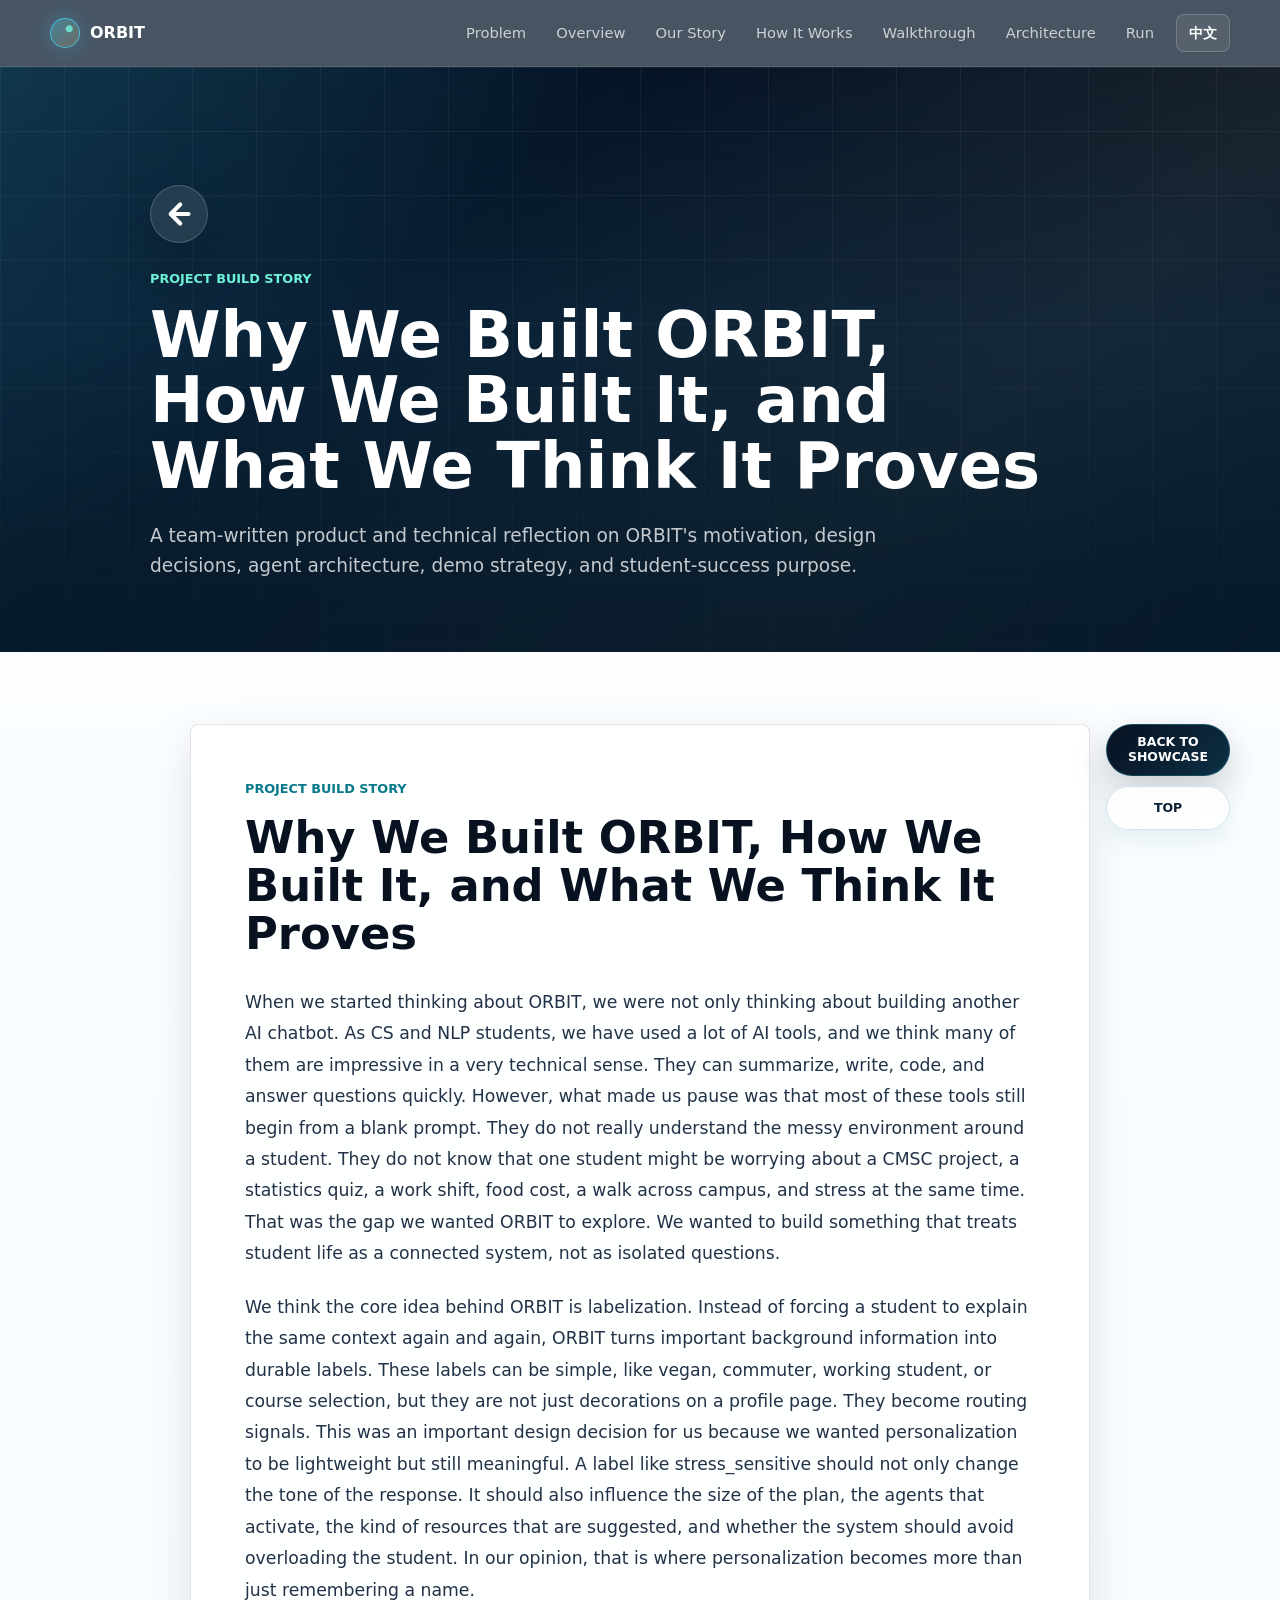
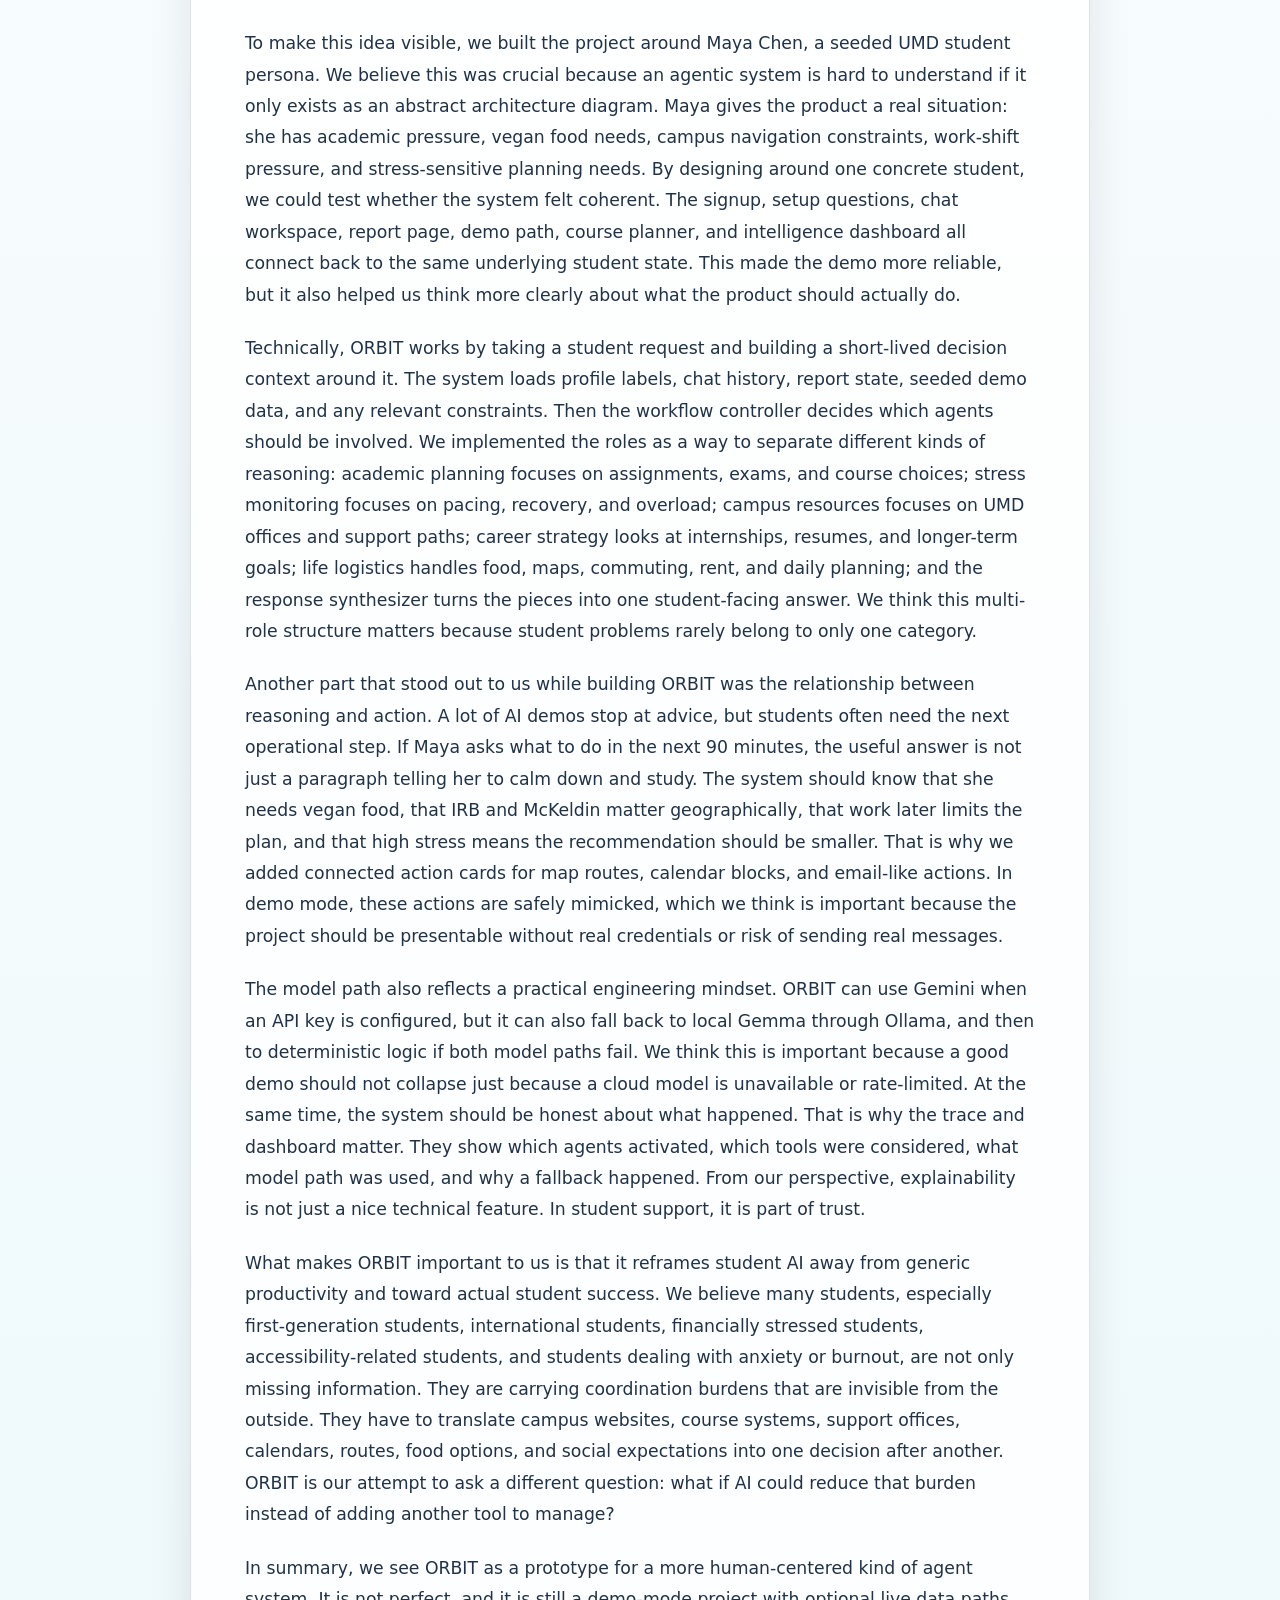
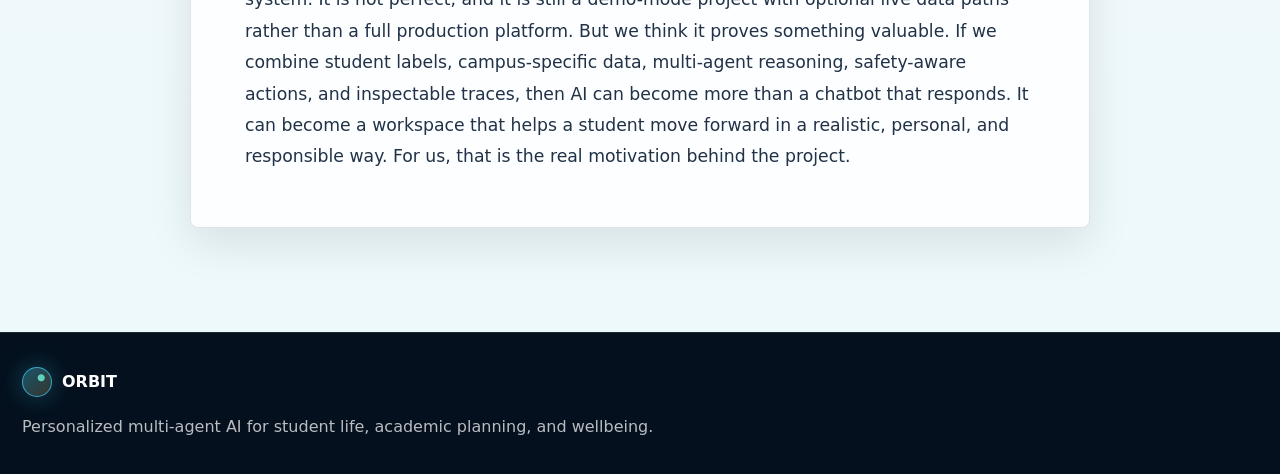
<file: showcase/story.html>
<!DOCTYPE html>
<html lang="en">
<head>
  <meta charset="utf-8">
  <meta name="viewport" content="width=device-width, initial-scale=1">
  <meta name="description" content="The ORBIT project build story: why the team built ORBIT, how it works, and why personalized campus-aware student AI matters.">
  <title>ORBIT | Our Story</title>
  <link rel="stylesheet" href="styles.css">
</head>
<body data-language="en" class="story-page-body">
  <a class="skip-link" href="#main">Skip to content</a>

  <header class="site-header" data-header>
    <nav class="nav-shell" aria-label="Primary navigation">
      <a class="brand-mark" href="index.html#hero" aria-label="ORBIT home">
        <span class="brand-orb" aria-hidden="true"></span>
        <span>ORBIT</span>
      </a>
      <div class="nav-actions">
        <div class="nav-links" id="site-nav" data-nav-links>
          <a href="index.html#problem" data-i18n="nav.problem">Problem</a>
          <a href="index.html#overview" data-i18n="nav.overview">Overview</a>
          <a href="story.html" data-i18n="nav.story" data-story-link>Our Story</a>
          <a href="index.html#how" data-i18n="nav.how">How It Works</a>
          <a href="index.html#walkthrough" data-i18n="nav.walkthrough">Walkthrough</a>
          <a href="index.html#architecture" data-i18n="nav.architecture">Architecture</a>
          <a href="index.html#run" data-i18n="nav.run">Run</a>
        </div>
        <button class="language-toggle" type="button" aria-pressed="false" data-language-toggle>
          <span data-language-label>中文</span>
        </button>
      </div>
      <button class="nav-toggle" type="button" aria-expanded="false" aria-controls="site-nav" data-nav-toggle>
        <span></span>
        <span></span>
        <span></span>
        <span class="sr-only">Toggle navigation</span>
      </button>
    </nav>
  </header>

  <main id="main" class="story-main">
    <section class="story-hero section-dark">
      <div class="ambient-grid" aria-hidden="true"></div>
      <div class="story-hero-inner reveal">
        <a class="story-hero-back" href="index.html#story" data-story-link aria-label="Back to main page">
          <svg class="story-hero-back-icon" viewBox="0 0 64 64" aria-hidden="true" focusable="false">
            <path d="M34 16 18 32l16 16"></path>
            <path d="M20 32h28"></path>
          </svg>
        </a>
        <p class="eyebrow">Project Build Story</p>
        <h1 class="lang-en">Why We Built ORBIT, How We Built It, and What We Think It Proves</h1>
        <h1 class="lang-zh">我们为什么构建 ORBIT、如何实现它，以及它证明了什么</h1>
        <p class="story-deck lang-en">A team-written product and technical reflection on ORBIT's motivation, design decisions, agent architecture, demo strategy, and student-success purpose.</p>
        <p class="story-deck lang-zh">一篇团队视角的产品与技术反思，介绍 ORBIT 的动机、设计选择、智能体架构、demo 策略和学生成功目标。</p>
      </div>
    </section>

    <section class="section section-light story story-full" id="story" aria-labelledby="story-title">
      <div class="story-reading-shell">
        <article class="story-paper reveal">
          <p class="eyebrow lang-en">Project Build Story</p>
          <p class="eyebrow lang-zh">项目构建故事</p>
          <h2 id="story-title" class="lang-en">Why We Built ORBIT, How We Built It, and What We Think It Proves</h2>
          <h2 class="lang-zh">我们为什么构建 ORBIT、如何实现它，以及它证明了什么</h2>

          <div class="essay-text lang-en">
          <p>
            When we started thinking about ORBIT, we were not only thinking about building another AI chatbot. As CS and NLP students, we have used a lot of AI tools, and we think many of them are impressive in a very technical sense. They can summarize, write, code, and answer questions quickly. However, what made us pause was that most of these tools still begin from a blank prompt. They do not really understand the messy environment around a student. They do not know that one student might be worrying about a CMSC project, a statistics quiz, a work shift, food cost, a walk across campus, and stress at the same time. That was the gap we wanted ORBIT to explore. We wanted to build something that treats student life as a connected system, not as isolated questions.
          </p>
          <p>
            We think the core idea behind ORBIT is labelization. Instead of forcing a student to explain the same context again and again, ORBIT turns important background information into durable labels. These labels can be simple, like vegan, commuter, working student, or course selection, but they are not just decorations on a profile page. They become routing signals. This was an important design decision for us because we wanted personalization to be lightweight but still meaningful. A label like stress_sensitive should not only change the tone of the response. It should also influence the size of the plan, the agents that activate, the kind of resources that are suggested, and whether the system should avoid overloading the student. In our opinion, that is where personalization becomes more than just remembering a name.
          </p>
          <p>
            To make this idea visible, we built the project around Maya Chen, a seeded UMD student persona. We believe this was crucial because an agentic system is hard to understand if it only exists as an abstract architecture diagram. Maya gives the product a real situation: she has academic pressure, vegan food needs, campus navigation constraints, work-shift pressure, and stress-sensitive planning needs. By designing around one concrete student, we could test whether the system felt coherent. The signup, setup questions, chat workspace, report page, demo path, course planner, and intelligence dashboard all connect back to the same underlying student state. This made the demo more reliable, but it also helped us think more clearly about what the product should actually do.
          </p>
          <p>
            Technically, ORBIT works by taking a student request and building a short-lived decision context around it. The system loads profile labels, chat history, report state, seeded demo data, and any relevant constraints. Then the workflow controller decides which agents should be involved. We implemented the roles as a way to separate different kinds of reasoning: academic planning focuses on assignments, exams, and course choices; stress monitoring focuses on pacing, recovery, and overload; campus resources focuses on UMD offices and support paths; career strategy looks at internships, resumes, and longer-term goals; life logistics handles food, maps, commuting, rent, and daily planning; and the response synthesizer turns the pieces into one student-facing answer. We think this multi-role structure matters because student problems rarely belong to only one category.
          </p>
          <p>
            Another part that stood out to us while building ORBIT was the relationship between reasoning and action. A lot of AI demos stop at advice, but students often need the next operational step. If Maya asks what to do in the next 90 minutes, the useful answer is not just a paragraph telling her to calm down and study. The system should know that she needs vegan food, that IRB and McKeldin matter geographically, that work later limits the plan, and that high stress means the recommendation should be smaller. That is why we added connected action cards for map routes, calendar blocks, and email-like actions. In demo mode, these actions are safely mimicked, which we think is important because the project should be presentable without real credentials or risk of sending real messages.
          </p>
          <p>
            The model path also reflects a practical engineering mindset. ORBIT can use Gemini when an API key is configured, but it can also fall back to local Gemma through Ollama, and then to deterministic logic if both model paths fail. We think this is important because a good demo should not collapse just because a cloud model is unavailable or rate-limited. At the same time, the system should be honest about what happened. That is why the trace and dashboard matter. They show which agents activated, which tools were considered, what model path was used, and why a fallback happened. From our perspective, explainability is not just a nice technical feature. In student support, it is part of trust.
          </p>
          <p>
            What makes ORBIT important to us is that it reframes student AI away from generic productivity and toward actual student success. We believe many students, especially first-generation students, international students, financially stressed students, accessibility-related students, and students dealing with anxiety or burnout, are not only missing information. They are carrying coordination burdens that are invisible from the outside. They have to translate campus websites, course systems, support offices, calendars, routes, food options, and social expectations into one decision after another. ORBIT is our attempt to ask a different question: what if AI could reduce that burden instead of adding another tool to manage?
          </p>
          <p>
            In summary, we see ORBIT as a prototype for a more human-centered kind of agent system. It is not perfect, and it is still a demo-mode project with optional live data paths rather than a full production platform. But we think it proves something valuable. If we combine student labels, campus-specific data, multi-agent reasoning, safety-aware actions, and inspectable traces, then AI can become more than a chatbot that responds. It can become a workspace that helps a student move forward in a realistic, personal, and responsible way. For us, that is the real motivation behind the project.
          </p>
          </div>

          <div class="essay-text lang-zh" lang="zh-CN">
          <p>
            当我们开始构思 ORBIT 的时候，我们并不是单纯想再做一个 AI 聊天机器人。作为 CS 和 NLP 学生团队，我们平时接触过很多 AI 工具，它们在技术层面确实很强，可以总结、写作、写代码，也可以很快回答问题。但是我们一直觉得，大多数工具还是从一个空白 prompt 开始的。它们并不了解学生真实生活里的混乱状态。它们不知道一个学生可能同时在担心 CMSC 项目、统计考试、打工时间、食物预算、校园路线和压力管理。这就是我们想用 ORBIT 探索的空缺。我们想做的不是一个孤立回答问题的工具，而是一个把学生生活当作连接系统来理解的 AI 工作空间。
          </p>
          <p>
            我们认为 ORBIT 最核心的想法是 labelization，也就是把学生愿意分享的重要背景转化成长期可用的标签。比如 vegan、commuter、working student、course selection 这些标签看起来很简单，但它们不只是个人资料页上的装饰。它们会成为系统路由的信号。这个设计对我们来说很关键，因为我们希望个性化既轻量，又真正有作用。比如 stress_sensitive 这个标签不应该只改变回答语气，它也应该影响计划的大小、激活哪些 agent、推荐什么资源，以及系统是否应该避免给学生增加更多负担。在我们看来，这才是个性化从“记住名字”走向“理解处境”的地方。
          </p>
          <p>
            为了让这个想法更具体，我们围绕 Maya Chen 这个预置的 UMD 演示学生画像来设计项目。我们觉得这非常重要，因为智能体系统如果只停留在架构图里，其实很难被理解。Maya 给产品提供了一个真实情境：她有学业压力，有 vegan 食物需求，有校园导航限制，有打工安排，也需要更温和的压力管理。围绕一个具体学生来设计，让我们可以不断检查系统是否连贯。注册、setup 问题、聊天工作区、学生报告页面、UMD 演示路径、课程规划器和智能仪表盘都连接回同一个学生状态。这样不仅让 demo 更稳定，也让我们更清楚这个产品到底应该帮助学生做什么。
          </p>
          <p>
            从技术上看，ORBIT 会先接收学生请求，然后围绕这个请求构建一个临时决策上下文。系统会加载学生画像标签、聊天历史、报告状态、演示数据和相关限制。接着工作流控制器会决定哪些智能体需要参与。我们把智能体角色拆开，是为了让不同类型的推理更清晰：学业规划智能体关注作业、考试和选课；压力监测智能体关注节奏、恢复和过载；校园资源智能体关注 UMD 办公室和支持路径；职业策略智能体关注实习、简历和长期目标；生活后勤智能体处理食物、地图、通勤、租房和日常安排；回答综合智能体再把这些结果整理成学生能直接读懂的回答。我们认为这种多角色结构很重要，因为学生问题很少只属于一个类别。
          </p>
          <p>
            在构建 ORBIT 的过程中，另一个让我们印象很深的点是推理和行动之间的关系。很多 AI demo 停留在建议层面，但学生真正需要的往往是下一步操作。如果 Maya 问未来 90 分钟应该做什么，有用的回答不应该只是让她冷静下来然后学习。系统应该知道她需要 vegan food，知道 IRB 和 McKeldin 的位置关系，知道她之后要打工，也知道高压力状态下计划应该更小。因此我们加入了地图路线、日历时间块和类似邮件操作的行动卡片。在 demo mode 下，这些动作会被安全地模拟。我们觉得这很重要，因为项目需要可以展示，但不能因为没有真实账号就无法运行，也不能冒险真的发送消息或修改日历。
          </p>
          <p>
            模型路径也体现了比较现实的工程思路。ORBIT 在配置 API key 时可以使用 Gemini，也可以通过 Ollama 回退到本地 Gemma，如果模型路径都失败，还可以使用确定性逻辑保证 demo 仍然可用。我们认为这一点很关键，因为一个好的 demo 不应该因为云端模型不可用或 rate limit 就完全崩掉。同时，系统也应该诚实地告诉用户发生了什么。所以 trace 和 dashboard 很重要，它们展示了哪些智能体被激活、哪些工具被考虑、使用了什么模型路径、为什么发生 fallback。对我们来说，可解释性不是一个额外的技术亮点。在学生支持场景里，它本身就是信任的一部分。
          </p>
          <p>
            ORBIT 对我们最重要的意义，是它把学生 AI 从泛泛的效率工具转向真正的学生成功支持。我们相信很多学生，尤其是第一代大学生、国际学生、经济压力较大的学生、有无障碍相关需求的学生，以及正在经历焦虑或 burnout 的学生，并不只是缺少信息。他们承受的是一种外人很难看到的协调负担。他们要把校园网站、课程系统、支持办公室、日历、路线、食物选择和隐性的社交期待，不断翻译成一个又一个具体决定。ORBIT 其实是在问另一个问题：AI 能不能减少这种负担，而不是再变成一个需要管理的新工具？
          </p>
          <p>
            总结来说，我们把 ORBIT 看成一种更以人为中心的智能体系统原型。它还不是完美产品，也仍然是一个以 demo mode 为主、live data path 可选的项目。但是我们认为它证明了一件有价值的事情：如果我们把学生标签、校园特定数据、多智能体推理、安全感知行动和可检查 traces 结合起来，AI 就不只是一个会回答的聊天机器人。它可以成为一个帮助学生在现实生活里继续往前走的工作空间，而且这个帮助是个人化的、校园感知的、可解释的，也是更负责任的。这就是我们做这个项目最核心的动机。
          </p>
          </div>
        </article>

        <aside class="story-side-rail" aria-label="Story navigation">
          <a class="story-side-button" href="index.html#story" data-story-link>
            <span class="lang-en">Back to Showcase</span>
            <span class="lang-zh">返回展示页</span>
          </a>
          <button class="story-side-button" type="button" data-back-to-top>
            <span class="lang-en">Top</span>
            <span class="lang-zh">顶部</span>
          </button>
        </aside>
      </div>
    </section>


  </main>

  <footer class="site-footer">
    <div>
      <a class="brand-mark" href="index.html#hero" aria-label="Back to ORBIT home">
        <span class="brand-orb" aria-hidden="true"></span>
        <span>ORBIT</span>
      </a>
      <p>Personalized multi-agent AI for student life, academic planning, and wellbeing.</p>
    </div>
  </footer>

  <script src="script.js"></script>
</body>
</html>
</file>
<file: showcase/styles.css>
:root {
  color-scheme: light;
  --ink: #07111f;
  --ink-2: #213247;
  --muted: #5c6b7d;
  --line: rgba(11, 27, 48, 0.12);
  --line-strong: rgba(11, 27, 48, 0.2);
  --paper: #f7fbff;
  --paper-2: #edf7fb;
  --white: #ffffff;
  --navy: #061426;
  --navy-2: #0a2136;
  --navy-3: #0d2c43;
  --cyan: #42d7ff;
  --cyan-2: #6ff4da;
  --green: #7ddc8f;
  --amber: #ffc96b;
  --rose: #ff7a90;
  --shadow: 0 24px 70px rgba(7, 17, 31, 0.18);
  --shadow-soft: 0 16px 44px rgba(7, 17, 31, 0.1);
  --radius: 8px;
  --max: 1180px;
  --ease: cubic-bezier(0.2, 0.8, 0.2, 1);
}

* {
  box-sizing: border-box;
}

html {
  scroll-behavior: smooth;
  background: var(--navy);
}

body {
  margin: 0;
  font-family: Inter, ui-sans-serif, system-ui, -apple-system, BlinkMacSystemFont, "Segoe UI", Arial, sans-serif;
  font-size: 16px;
  line-height: 1.6;
  letter-spacing: 0;
  color: var(--ink);
  background: var(--paper);
  overflow-x: hidden;
}

body.lightbox-open {
  overflow: hidden;
}

img,
iframe {
  max-width: 100%;
  display: block;
}

img {
  height: auto;
}

a {
  color: inherit;
  text-decoration: none;
}

p,
h1,
h2,
h3,
h4,
dd,
li,
figcaption {
  overflow-wrap: break-word;
}

button {
  font: inherit;
}

::selection {
  color: var(--navy);
  background: var(--cyan);
}

.sr-only,
.skip-link {
  position: absolute;
  width: 1px;
  height: 1px;
  padding: 0;
  margin: -1px;
  overflow: hidden;
  clip: rect(0, 0, 0, 0);
  white-space: nowrap;
  border: 0;
}

.skip-link:focus {
  z-index: 1000;
  top: 14px;
  left: 14px;
  width: auto;
  height: auto;
  margin: 0;
  padding: 10px 14px;
  clip: auto;
  color: var(--white);
  background: var(--navy);
  border: 1px solid rgba(255, 255, 255, 0.25);
  border-radius: var(--radius);
}

.site-header {
  position: sticky;
  top: 0;
  z-index: 100;
  padding: 12px 18px;
  background: rgba(6, 20, 38, 0.72);
  border-bottom: 1px solid rgba(255, 255, 255, 0.09);
  backdrop-filter: blur(18px);
}

.nav-shell {
  max-width: var(--max);
  margin: 0 auto;
  display: flex;
  align-items: center;
  justify-content: space-between;
  gap: 18px;
}

.brand-mark {
  display: inline-flex;
  align-items: center;
  gap: 10px;
  color: var(--white);
  font-weight: 800;
}

.brand-orb {
  width: 30px;
  height: 30px;
  border: 1px solid rgba(66, 215, 255, 0.7);
  border-radius: 50%;
  background:
    radial-gradient(circle at 65% 35%, rgba(111, 244, 218, 0.8) 0 3px, transparent 4px),
    linear-gradient(135deg, rgba(66, 215, 255, 0.35), rgba(255, 201, 107, 0.2));
  box-shadow: 0 0 24px rgba(66, 215, 255, 0.3);
}

.nav-actions,
.nav-links {
  display: flex;
  align-items: center;
}

.nav-actions {
  gap: 10px;
  min-width: 0;
}

.nav-links {
  gap: 6px;
}

.nav-links a {
  color: rgba(255, 255, 255, 0.72);
  font-size: 0.92rem;
  padding: 9px 12px;
  border-radius: var(--radius);
  transition: color 180ms var(--ease), background 180ms var(--ease);
}

.nav-links a:hover,
.nav-links a:focus-visible,
.nav-links a.active {
  color: var(--white);
  background: rgba(255, 255, 255, 0.1);
  outline: none;
}

.language-toggle {
  min-height: 38px;
  padding: 0 12px;
  color: var(--white);
  background: rgba(255, 255, 255, 0.08);
  border: 1px solid rgba(255, 255, 255, 0.18);
  border-radius: var(--radius);
  font-size: 0.86rem;
  font-weight: 900;
  cursor: pointer;
}

.language-toggle:hover,
.language-toggle:focus-visible {
  background: rgba(255, 255, 255, 0.14);
  outline: none;
}

body[data-language="en"] .lang-zh,
body[data-language="zh"] .lang-en {
  display: none !important;
}

.nav-toggle {
  display: none;
  width: 42px;
  height: 42px;
  align-items: center;
  justify-content: center;
  flex-direction: column;
  gap: 5px;
  border: 1px solid rgba(255, 255, 255, 0.18);
  color: var(--white);
  background: rgba(255, 255, 255, 0.08);
  border-radius: var(--radius);
}

.nav-toggle span:not(.sr-only) {
  width: 18px;
  height: 2px;
  background: currentColor;
  border-radius: 999px;
}

.section {
  position: relative;
  padding: 104px 22px;
}

.section-dark {
  color: var(--white);
  background:
    linear-gradient(180deg, var(--navy) 0%, var(--navy-2) 46%, #071a2a 100%);
}

.section-light {
  color: var(--ink);
  background:
    linear-gradient(180deg, #fbfdff 0%, var(--paper) 52%, var(--paper-2) 100%);
}

.section-heading {
  max-width: var(--max);
  margin: 0 auto 38px;
}

.section-heading h2,
.hero h1,
.hero-tagline,
.story-card h3,
.impact-card h3,
.persona h3,
.process-card h3,
.walkthrough-copy h3,
.layer-card h3,
.data-card h3,
.safety-card h3,
.tech-card h3,
.setup-card h3,
.code-panel h3,
.takeaway-card h3 {
  margin: 0;
  line-height: 1.05;
  letter-spacing: 0;
}

.section-heading h2 {
  max-width: 900px;
  font-size: 3rem;
}

.section-heading p {
  max-width: 820px;
  margin: 18px 0 0;
  color: inherit;
  opacity: 0.78;
  font-size: 1.08rem;
}

.eyebrow {
  margin: 0 0 14px;
  color: var(--cyan-2);
  font-size: 0.8rem;
  font-weight: 800;
  text-transform: uppercase;
  letter-spacing: 0;
}

.section-light .eyebrow {
  color: #08788b;
}

.hero {
  min-height: 100vh;
  display: flex;
  align-items: center;
  padding: 96px 22px 80px;
  overflow: hidden;
}

.ambient-grid {
  position: absolute;
  inset: 0;
  pointer-events: none;
  background-image:
    linear-gradient(rgba(255, 255, 255, 0.055) 1px, transparent 1px),
    linear-gradient(90deg, rgba(255, 255, 255, 0.055) 1px, transparent 1px),
    linear-gradient(135deg, rgba(66, 215, 255, 0.18), transparent 34%, rgba(255, 201, 107, 0.08) 72%, transparent);
  background-size: 64px 64px, 64px 64px, cover;
  mask-image: linear-gradient(180deg, rgba(0, 0, 0, 1), rgba(0, 0, 0, 0.25) 88%);
}

.hero-content {
  position: relative;
  z-index: 1;
  width: min(100%, var(--max));
  margin: 0 auto;
  display: grid;
  grid-template-columns: minmax(0, 1fr) minmax(320px, 440px);
  gap: 64px;
  align-items: center;
}

.hero-copy {
  min-width: 0;
  max-width: 720px;
}

.hero h1 {
  font-size: 6.2rem;
  font-weight: 900;
}

.hero-tagline {
  margin: 12px 0 0;
  font-size: 2.05rem;
  font-weight: 800;
  color: #e8fbff;
}

.hero-value {
  margin: 24px 0 0;
  max-width: 680px;
  color: rgba(255, 255, 255, 0.74);
  font-size: 1.08rem;
}

.hero-actions {
  display: flex;
  flex-wrap: wrap;
  gap: 12px;
  margin-top: 32px;
}

.button,
.text-link {
  display: inline-flex;
  align-items: center;
  justify-content: center;
  min-height: 42px;
  border-radius: var(--radius);
  font-weight: 800;
}

.button {
  padding: 12px 17px;
  border: 1px solid transparent;
}

.button.primary {
  color: var(--navy);
  background: linear-gradient(135deg, var(--cyan), var(--cyan-2));
  box-shadow: 0 16px 40px rgba(66, 215, 255, 0.2);
}

.button.accent {
  color: var(--navy);
  background: linear-gradient(135deg, var(--amber), #fff1b5);
  box-shadow: 0 16px 40px rgba(255, 201, 107, 0.18);
}

.button.quiet {
  color: var(--ink);
  background: rgba(255, 255, 255, 0.74);
  border-color: var(--line);
}

.button.secondary {
  color: var(--white);
  background: rgba(255, 255, 255, 0.08);
  border-color: rgba(255, 255, 255, 0.18);
}

.text-link {
  color: #08788b;
  min-height: auto;
  border-bottom: 1px solid currentColor;
  border-radius: 0;
}

.section-dark .text-link {
  color: var(--cyan-2);
}

.signal-strip {
  display: grid;
  grid-template-columns: repeat(3, minmax(0, 1fr));
  gap: 1px;
  margin: 40px 0 0;
  padding: 1px;
  max-width: 820px;
  background: rgba(255, 255, 255, 0.12);
  border-radius: var(--radius);
  overflow: hidden;
}

.signal-strip div {
  min-width: 0;
  padding: 18px;
  background: rgba(255, 255, 255, 0.07);
}

.signal-strip dt {
  color: var(--cyan-2);
  font-size: 0.78rem;
  font-weight: 800;
  text-transform: uppercase;
}

.signal-strip dd {
  margin: 5px 0 0;
  color: rgba(255, 255, 255, 0.82);
  font-size: 0.94rem;
}

.repo-link-row {
  display: grid;
  grid-template-columns: repeat(3, minmax(0, 1fr));
  max-width: 820px;
  margin-top: 22px;
}

.repo-pill {
  display: inline-flex;
  align-items: center;
  gap: 9px;
  justify-self: start;
  min-height: 38px;
  padding: 9px 15px 9px 12px;
  color: #eaff7a;
  background:
    linear-gradient(135deg, rgba(5, 18, 33, 0.98), rgba(18, 26, 31, 0.95)),
    linear-gradient(90deg, rgba(234, 255, 122, 0.22), transparent 58%);
  border: 1px solid rgba(234, 255, 122, 0.76);
  border-radius: 999px;
  box-shadow:
    inset 0 0 0 1px rgba(255, 255, 255, 0.06),
    0 0 20px rgba(234, 255, 122, 0.24),
    0 14px 32px rgba(0, 0, 0, 0.22);
  font-size: 0.78rem;
  font-weight: 900;
  text-transform: uppercase;
}

.repo-pill::before {
  content: "</>";
  display: inline-flex;
  align-items: center;
  justify-content: center;
  min-width: 30px;
  height: 24px;
  color: #071121;
  background: #eaff7a;
  border-radius: 999px;
  font-size: 0.72rem;
  font-weight: 900;
}

.repo-pill:hover,
.repo-pill:focus-visible {
  color: var(--white);
  background: rgba(255, 255, 255, 0.1);
  border-color: rgba(111, 244, 218, 0.32);
  box-shadow: 0 10px 24px rgba(5, 18, 33, 0.16);
}

.repo-pill:hover::before,
.repo-pill:focus-visible::before {
  color: var(--white);
  background: rgba(255, 255, 255, 0.14);
}

.poster-frame {
  position: relative;
  margin: 0;
  padding: 12px;
  border: 1px solid rgba(255, 255, 255, 0.18);
  border-radius: var(--radius);
  background: rgba(255, 255, 255, 0.08);
  box-shadow: var(--shadow);
  backdrop-filter: blur(18px);
}

.poster-frame img {
  width: 100%;
  border-radius: 6px;
}

.poster-frame figcaption,
.media-card figcaption {
  color: inherit;
  opacity: 0.72;
  font-size: 0.88rem;
  margin-top: 10px;
}

.poster-glow {
  position: absolute;
  inset: -12px;
  border-radius: var(--radius);
  border: 1px solid rgba(66, 215, 255, 0.18);
  box-shadow: 0 0 60px rgba(66, 215, 255, 0.2);
  pointer-events: none;
}

.narrative-grid,
.impact-grid,
.process-grid,
.architecture-grid,
.data-grid,
.safety-grid,
.tech-grid,
.takeaway-grid,
.setup-grid {
  width: min(100%, var(--max));
  margin: 0 auto;
  display: grid;
  gap: 18px;
}

.narrative-grid,
.impact-grid,
.process-grid,
.safety-grid,
.takeaway-grid {
  grid-template-columns: repeat(3, minmax(0, 1fr));
}

.story-card,
.impact-card,
.process-card,
.layer-card,
.data-card,
.safety-card,
.tech-card,
.setup-card,
.code-panel,
.takeaway-card,
.persona-card,
.persona-detail {
  min-width: 0;
  border-radius: var(--radius);
}

.story-card,
.layer-card,
.data-card,
.tech-card,
.takeaway-card {
  padding: 24px;
  background: rgba(255, 255, 255, 0.76);
  border: 1px solid var(--line);
  box-shadow: var(--shadow-soft);
}

.story-card h3,
.impact-card h3,
.process-card h3,
.layer-card h3,
.data-card h3,
.safety-card h3,
.tech-card h3,
.setup-card h3,
.code-panel h3,
.takeaway-card h3 {
  font-size: 1.2rem;
}

.story-card p,
.impact-card p,
.process-card p,
.layer-card p,
.data-card p,
.safety-card p,
.tech-card p,
.setup-card p,
.takeaway-card p,
.persona-card p,
.persona-detail p {
  margin: 14px 0 0;
  color: var(--muted);
}

.card-kicker {
  display: inline-block;
  margin-bottom: 14px;
  color: #08788b;
  font-size: 0.78rem;
  font-weight: 800;
  text-transform: uppercase;
}

.comparison {
  width: min(100%, var(--max));
  margin: 28px auto 0;
  display: grid;
  grid-template-columns: repeat(2, minmax(0, 1fr));
  gap: 1px;
  padding: 1px;
  background: var(--line);
  border-radius: var(--radius);
  overflow: hidden;
  box-shadow: var(--shadow-soft);
}

.comparison > div {
  min-width: 0;
  padding: 26px;
  background: rgba(255, 255, 255, 0.84);
}

.comparison h3 {
  margin: 0 0 16px;
}

.check-list {
  list-style: none;
  padding: 0;
  margin: 0;
}

.check-list li {
  position: relative;
  padding-left: 22px;
  margin: 0 0 10px;
}

.check-list li::before {
  content: "";
  position: absolute;
  left: 0;
  top: 0.62em;
  width: 8px;
  height: 8px;
  border-radius: 50%;
  background: var(--cyan);
  box-shadow: 0 0 18px rgba(66, 215, 255, 0.55);
}

.check-list.muted li::before {
  background: var(--amber);
  box-shadow: none;
}

.impact-card,
.process-card,
.safety-card,
.setup-card,
.code-panel {
  padding: 24px;
  color: var(--white);
  background: rgba(255, 255, 255, 0.07);
  border: 1px solid rgba(255, 255, 255, 0.13);
  box-shadow: 0 18px 50px rgba(0, 0, 0, 0.14);
}

.impact-card p,
.process-card p,
.safety-card p,
.setup-card p {
  color: rgba(255, 255, 255, 0.72);
}

.importance-band,
.workflow-panel,
.persona-shell {
  width: min(100%, var(--max));
  margin: 28px auto 0;
  display: grid;
  grid-template-columns: 0.72fr 1fr;
  gap: 26px;
  align-items: start;
  padding: 28px 0;
  border-top: 1px solid rgba(255, 255, 255, 0.16);
  border-bottom: 1px solid rgba(255, 255, 255, 0.16);
}

.section-light .persona-shell {
  border-color: var(--line-strong);
}

.importance-band h3,
.workflow-panel h3,
.persona-detail h3 {
  margin: 0;
  font-size: 1.55rem;
}

.importance-band p,
.workflow-panel p {
  margin: 0;
  color: rgba(255, 255, 255, 0.76);
}

.persona-card,
.persona-detail {
  padding: 26px;
  background: rgba(255, 255, 255, 0.78);
  border: 1px solid var(--line);
}

.persona-card {
  position: relative;
}

.status-dot {
  display: inline-block;
  width: 10px;
  height: 10px;
  border-radius: 50%;
  margin-bottom: 14px;
  background: var(--green);
  box-shadow: 0 0 18px rgba(125, 220, 143, 0.5);
}

.persona-card h3 {
  font-size: 1.8rem;
}

.persona-email {
  color: #08788b;
  font-weight: 800;
}

.tag-cloud {
  display: flex;
  flex-wrap: wrap;
  gap: 8px;
  margin-top: 20px;
}

.tag-cloud span {
  max-width: 100%;
  padding: 7px 10px;
  color: #07485c;
  background: rgba(66, 215, 255, 0.15);
  border: 1px solid rgba(8, 120, 139, 0.16);
  border-radius: 999px;
  font-size: 0.82rem;
  font-weight: 800;
}

.story,
.story-preview {
  background:
    linear-gradient(180deg, #fbfdff 0%, #eef9fb 100%);
}

.story-preview {
  position: relative;
  background: #ffffff;
  padding-bottom: 0;
}

.story-paper.story-preview-paper {
  position: relative;
  width: min(100%, 960px);
  max-height: 620px;
  overflow: hidden;
  padding: 6px 0 112px;
  background: transparent;
  border: 0;
  border-radius: 0;
  box-shadow: none;
}

.story-paper.story-preview-paper > .eyebrow {
  max-width: 900px;
  margin-left: auto;
  margin-right: auto;
  font-size: 1.08rem;
  line-height: 1.2;
  opacity: 0.78;
}

.story-paper.story-preview-paper h2 {
  max-width: 900px;
  margin: 0 auto;
  color: #071121;
  font-size: clamp(2.15rem, 3.1vw, 3rem);
  line-height: 1.08;
  letter-spacing: 0;
}

.story-paper.story-preview-paper .essay-text {
  max-width: 900px;
  margin-top: 28px;
  margin-left: auto;
  margin-right: auto;
}

.story-paper.story-preview-paper .essay-text p {
  color: #09203b;
  font-size: 1.08rem;
  line-height: 1.82;
  margin-bottom: 18px;
}

.story-preview-fade {
  position: absolute;
  z-index: 2;
  left: -2px;
  right: -2px;
  bottom: 0;
  height: 188px;
  background:
    linear-gradient(180deg, rgba(255, 255, 255, 0) 0%, rgba(255, 255, 255, 0.72) 48%, #ffffff 82%);
  backdrop-filter: blur(1.5px);
  pointer-events: none;
}

.story-expand-link {
  position: absolute;
  z-index: 3;
  left: 50%;
  bottom: 28px;
  display: inline-flex;
  align-items: center;
  gap: 12px;
  min-height: 48px;
  padding: 8px 10px 8px 20px;
  color: #0b2036;
  background: rgba(255, 255, 255, 0.88);
  border: 1px solid rgba(8, 120, 139, 0.22);
  border-radius: 999px;
  box-shadow: 0 14px 38px rgba(8, 120, 139, 0.14);
  backdrop-filter: blur(16px);
  font-size: 0.82rem;
  font-weight: 900;
  text-transform: uppercase;
  transform: translateX(-50%);
}

.story-expand-link:hover,
.story-expand-link:focus-visible {
  color: #071121;
  border-color: rgba(8, 120, 139, 0.42);
  background: rgba(255, 255, 255, 0.98);
  box-shadow: 0 16px 44px rgba(8, 120, 139, 0.18);
  transform: translateX(-50%) translateY(-2px);
}

.story-expand-icon {
  position: relative;
  width: 32px;
  height: 32px;
  border-radius: 999px;
  background: rgba(8, 120, 139, 0.08);
  border: 1px solid rgba(8, 120, 139, 0.18);
}

.story-expand-icon::before {
  content: "";
  position: absolute;
  left: 50%;
  top: 45%;
  width: 9px;
  height: 9px;
  border-right: 2px solid var(--cyan-2);
  border-bottom: 2px solid var(--cyan-2);
  transform: translate(-50%, -50%) rotate(45deg);
}

.story-paper {
  width: min(100%, 900px);
  margin: 0 auto;
  padding: 54px;
  background: rgba(255, 255, 255, 0.82);
  border: 1px solid var(--line);
  border-radius: var(--radius);
  box-shadow: var(--shadow-soft);
}

.story-paper h2 {
  max-width: 760px;
  margin: 0 0 28px;
  color: var(--ink);
  font-size: 2.8rem;
  line-height: 1.08;
}

.essay-text p {
  margin: 0 0 22px;
  color: var(--ink-2);
  font-size: 1.08rem;
  line-height: 1.82;
}

.essay-text p:last-child {
  margin-bottom: 0;
}

.story-page-body {
  background: var(--paper);
}

.story-hero {
  position: relative;
  padding: 118px 22px 72px;
  overflow: hidden;
}

.story-hero-inner {
  position: relative;
  z-index: 1;
  width: min(100%, 980px);
  margin: 0 auto;
}

.story-hero-back {
  display: inline-flex;
  align-items: center;
  justify-content: center;
  width: 58px;
  height: 58px;
  margin-bottom: 26px;
  color: var(--white);
  background: rgba(255, 255, 255, 0.1);
  border: 1px solid rgba(255, 255, 255, 0.18);
  border-radius: 999px;
  box-shadow: 0 18px 44px rgba(0, 0, 0, 0.18);
  backdrop-filter: blur(14px);
}

.story-hero-back:hover,
.story-hero-back:focus-visible {
  color: #071121;
  background: var(--cyan-2);
  border-color: var(--cyan-2);
  transform: translateX(-3px);
}

.story-hero-back-icon {
  width: 38px;
  height: 38px;
  overflow: visible;
}

.story-hero-back-icon path {
  fill: none;
  stroke: currentColor;
  stroke-width: 7;
  stroke-linecap: round;
  stroke-linejoin: round;
}

.story-back {
  margin-bottom: 34px;
}

.story-hero h1 {
  max-width: 900px;
  margin: 0;
  color: var(--white);
  font-size: 4rem;
  line-height: 1.02;
}

.story-deck {
  max-width: 780px;
  margin: 22px 0 0;
  color: rgba(255, 255, 255, 0.76);
  font-size: 1.16rem;
}

.story-full {
  padding-top: 72px;
}

.story-reading-shell {
  width: min(100%, 1180px);
  margin: 0 auto;
  display: grid;
  grid-template-columns: minmax(0, 1fr) minmax(0, 900px) minmax(0, 1fr);
  gap: 0;
  align-items: start;
}

.story-reading-shell .story-paper {
  grid-column: 2;
  width: 100%;
  margin: 0;
}

.story-side-rail {
  position: sticky;
  grid-column: 3;
  grid-row: 1;
  justify-self: end;
  top: max(128px, calc(100vh - 216px));
  width: 124px;
  display: grid;
  gap: 10px;
}

.story-side-button {
  display: inline-flex;
  align-items: center;
  justify-content: center;
  min-height: 44px;
  padding: 10px 14px;
  color: #0b2036;
  background: rgba(255, 255, 255, 0.78);
  border: 1px solid rgba(8, 120, 139, 0.18);
  border-radius: 999px;
  box-shadow: 0 10px 26px rgba(8, 120, 139, 0.1);
  backdrop-filter: blur(12px);
  font-size: 0.78rem;
  font-weight: 900;
  line-height: 1.2;
  text-align: center;
  text-transform: uppercase;
}

.story-side-button:hover,
.story-side-button:focus-visible {
  color: #071121;
  background: rgba(255, 255, 255, 0.98);
  border-color: rgba(8, 120, 139, 0.36);
  box-shadow: 0 12px 30px rgba(8, 120, 139, 0.16);
  transform: translateY(-1px);
}

.story-side-button:first-child {
  color: var(--white);
  background: linear-gradient(135deg, #071121, #0d3044);
  border-color: rgba(66, 215, 255, 0.22);
  box-shadow: 0 14px 34px rgba(5, 18, 33, 0.2);
}

.story-side-button:first-child:hover,
.story-side-button:first-child:focus-visible {
  color: var(--white);
  background: linear-gradient(135deg, #0b2036, #0d5265);
  border-color: rgba(111, 244, 218, 0.42);
}

.story-side-button:last-child {
  color: #0b2036;
  background: rgba(255, 255, 255, 0.86);
}

.image-showcase {
  width: min(100%, var(--max));
  margin: 0 auto 30px;
}

.image-showcase-wide {
  margin-bottom: 34px;
}

.media-card {
  margin: 0;
  padding: 10px;
  border-radius: var(--radius);
  background: rgba(255, 255, 255, 0.86);
  border: 1px solid var(--line);
  box-shadow: var(--shadow-soft);
}

.section-dark .media-card {
  color: var(--white);
  background: rgba(255, 255, 255, 0.08);
  border-color: rgba(255, 255, 255, 0.14);
}

.media-card img {
  width: 100%;
  border-radius: 6px;
  cursor: zoom-in;
  background: #dfe9f1;
}

.diagram-card {
  padding: 14px;
}

.process-card span {
  display: inline-flex;
  width: 34px;
  height: 34px;
  align-items: center;
  justify-content: center;
  margin-bottom: 18px;
  color: var(--navy);
  background: var(--cyan-2);
  border-radius: 50%;
  font-size: 0.82rem;
  font-weight: 900;
}

.timeline {
  margin: 0;
  padding-left: 22px;
  color: rgba(255, 255, 255, 0.78);
}

.timeline li {
  margin-bottom: 12px;
  padding-left: 4px;
}

.walkthrough-block {
  width: min(100%, var(--max));
  margin: 0 auto 72px;
}

.walkthrough-block:last-child {
  margin-bottom: 0;
}

.walkthrough-copy {
  max-width: 860px;
  margin-bottom: 24px;
}

.walkthrough-copy h3 {
  font-size: 2rem;
}

.walkthrough-copy p:not(.eyebrow) {
  margin: 14px 0 0;
  color: var(--muted);
}

.gallery {
  display: grid;
  gap: 18px;
}

.gallery.one-col {
  grid-template-columns: minmax(0, 1fr);
}

.gallery.two-col {
  grid-template-columns: repeat(2, minmax(0, 1fr));
}

.gallery.three-col {
  grid-template-columns: repeat(3, minmax(0, 1fr));
}

.mobile-showcase-block {
  padding: 28px 0 6px;
}

.mobile-stage {
  display: grid;
  grid-template-columns: minmax(280px, 0.86fr) minmax(0, 1.14fr);
  gap: 28px;
  align-items: center;
  padding: 28px;
  color: var(--white);
  background:
    linear-gradient(135deg, rgba(6, 20, 38, 0.98), rgba(10, 33, 54, 0.98)),
    linear-gradient(90deg, rgba(66, 215, 255, 0.18), rgba(125, 220, 143, 0.12));
  border: 1px solid rgba(255, 255, 255, 0.16);
  border-radius: var(--radius);
  box-shadow: var(--shadow);
  overflow: hidden;
}

.mobile-stage-copy {
  max-width: 460px;
}

.mobile-stage-copy h4 {
  margin: 12px 0 14px;
  font-size: 1.55rem;
  line-height: 1.18;
}

.mobile-stage-copy p:not(.eyebrow) {
  margin: 0;
  color: rgba(246, 253, 255, 0.74);
}

.phone-rail,
.phone-gallery {
  display: grid;
  grid-template-columns: repeat(3, minmax(0, 1fr));
  gap: 18px;
}

.phone-rail {
  align-items: end;
}

.phone-gallery {
  grid-template-columns: repeat(5, minmax(0, 1fr));
  margin-top: 22px;
}

.phone-gallery-complete {
  grid-template-columns: repeat(5, minmax(0, 1fr));
  margin-top: 18px;
}

.phone-card {
  min-width: 0;
  margin: 0;
}

.phone-card img {
  width: 100%;
  aspect-ratio: 390 / 844;
  object-fit: cover;
  background: var(--navy);
  border: 1px solid rgba(11, 27, 48, 0.14);
  border-radius: 18px;
  box-shadow: 0 18px 48px rgba(7, 17, 31, 0.18);
}

.mobile-stage .phone-card img {
  border-color: rgba(255, 255, 255, 0.18);
  box-shadow: 0 20px 58px rgba(0, 0, 0, 0.35);
}

.phone-card-featured {
  transform: none;
}

.phone-card figcaption {
  margin-top: 9px;
  color: var(--muted);
  font-size: 0.84rem;
  font-weight: 800;
  text-align: center;
}

.mobile-stage .phone-card figcaption {
  color: rgba(246, 253, 255, 0.82);
}

.phone-gallery-details {
  margin-top: 24px;
  padding-top: 18px;
  border-top: 1px solid var(--line);
}

.phone-gallery-details summary {
  cursor: pointer;
  width: fit-content;
  padding: 10px 14px;
  color: var(--navy);
  background: var(--white);
  border: 1px solid var(--line-strong);
  border-radius: var(--radius);
  box-shadow: var(--shadow-soft);
  font-weight: 900;
}

.phone-gallery-details summary:hover {
  border-color: rgba(66, 215, 255, 0.6);
}

.video-grid {
  display: grid;
  gap: 20px;
}

.video-card {
  display: grid;
  grid-template-columns: minmax(0, 1.18fr) minmax(280px, 0.82fr);
  gap: 1px;
  padding: 1px;
  overflow: hidden;
  background: var(--line);
  border-radius: var(--radius);
  box-shadow: var(--shadow-soft);
}

.video-frame,
.video-copy {
  min-width: 0;
  background: var(--white);
}

.video-frame {
  position: relative;
  aspect-ratio: 16 / 9;
  overflow: hidden;
  background: #061426;
}

.video-frame iframe {
  position: absolute;
  inset: 0;
  width: 100%;
  height: 100%;
  border: 0;
  display: none;
}

.video-frame.embed-ready iframe {
  display: block;
}

.video-frame.embed-ready .video-launch {
  display: none;
}

.video-launch {
  position: absolute;
  inset: 0;
  display: grid;
  place-items: center;
  overflow: hidden;
  color: var(--white);
  background: #061426;
}

.video-launch img {
  width: 100%;
  height: 100%;
  object-fit: cover;
  opacity: 0.52;
  filter: saturate(1.05) contrast(1.04);
  transform: scale(1.02);
}

.video-launch::after {
  content: "";
  position: absolute;
  inset: 0;
  background:
    radial-gradient(circle at 50% 42%, rgba(66, 215, 255, 0.22), transparent 32%),
    linear-gradient(180deg, rgba(6, 20, 38, 0.08), rgba(6, 20, 38, 0.72));
}

.play-button {
  position: absolute;
  z-index: 1;
  width: 76px;
  height: 76px;
  border-radius: 50%;
  background: linear-gradient(135deg, var(--cyan), var(--cyan-2));
  box-shadow: 0 18px 60px rgba(66, 215, 255, 0.35);
}

.play-button::before {
  content: "";
  position: absolute;
  left: 31px;
  top: 23px;
  width: 0;
  height: 0;
  border-top: 15px solid transparent;
  border-bottom: 15px solid transparent;
  border-left: 22px solid var(--navy);
}

.video-launch-copy {
  position: absolute;
  z-index: 1;
  left: 24px;
  bottom: 22px;
  padding: 10px 12px;
  color: var(--white);
  background: rgba(6, 20, 38, 0.66);
  border: 1px solid rgba(255, 255, 255, 0.2);
  border-radius: var(--radius);
  font-weight: 900;
}

.video-copy {
  padding: 22px;
}

.video-copy h4 {
  margin: 16px 0 10px;
  font-size: 1.18rem;
}

.video-copy p {
  margin: 0 0 14px;
  color: var(--muted);
}

.video-thumb {
  width: 168px;
  border-radius: 6px;
  border: 1px solid var(--line);
}

.demo-gallery {
  margin-top: 22px;
}

.architecture-grid,
.data-grid {
  grid-template-columns: repeat(3, minmax(0, 1fr));
}

.architecture .architecture-grid {
  counter-reset: architecture-layer;
  gap: 18px;
}

.architecture .layer-card {
  position: relative;
  counter-increment: architecture-layer;
  min-height: 168px;
  padding: 26px 70px 26px 28px;
  color: #071121;
  background:
    linear-gradient(180deg, rgba(255, 255, 255, 0.98), rgba(227, 247, 251, 0.94)),
    radial-gradient(circle at 88% 8%, rgba(66, 215, 255, 0.32), transparent 34%);
  border: 1px solid rgba(111, 244, 218, 0.52);
  box-shadow:
    inset 0 1px 0 rgba(255, 255, 255, 0.9),
    0 18px 42px rgba(0, 0, 0, 0.18);
  overflow: hidden;
}

.architecture .layer-card::before {
  content: "";
  position: absolute;
  inset: 0;
  background:
    linear-gradient(90deg, rgba(0, 191, 196, 0.16), transparent 34%),
    linear-gradient(180deg, rgba(255, 255, 255, 0.38), transparent 44%);
  pointer-events: none;
}

.architecture .layer-card::after {
  content: counter(architecture-layer, decimal-leading-zero);
  position: absolute;
  top: 20px;
  right: 22px;
  color: rgba(8, 120, 139, 0.22);
  font-size: 2rem;
  font-weight: 900;
  letter-spacing: 0;
}

.architecture .layer-card h3 {
  position: relative;
  z-index: 1;
  max-width: 320px;
  color: #071121;
  font-size: 1.18rem;
  line-height: 1.18;
  font-weight: 900;
}

.architecture .layer-card p {
  position: relative;
  z-index: 1;
  color: #29445f;
  font-size: 1rem;
  line-height: 1.62;
}

.data-card:nth-child(7),
.data-card:nth-child(8) {
  grid-column: span 1;
}

.tech-grid,
.setup-grid {
  grid-template-columns: repeat(2, minmax(0, 1fr));
}

.code-stack {
  width: min(100%, var(--max));
  margin: 22px auto 0;
  display: grid;
  gap: 18px;
}

.code-panel h3,
.setup-card h3 {
  margin-bottom: 14px;
}

.code-block {
  position: relative;
  margin: 0;
  padding: 20px;
  overflow: auto;
  color: #eaffff;
  background: #04101d;
  border: 1px solid rgba(255, 255, 255, 0.12);
  border-radius: var(--radius);
  box-shadow: inset 0 1px 0 rgba(255, 255, 255, 0.05);
}

.code-block.compact {
  margin-top: 12px;
}

.code-block code {
  display: block;
  padding-right: 62px;
  font-family: "Cascadia Code", "SFMono-Regular", Consolas, "Liberation Mono", monospace;
  font-size: 0.9rem;
  line-height: 1.55;
  white-space: pre;
}

.copy-btn {
  position: absolute;
  top: 10px;
  right: 10px;
  z-index: 1;
  min-width: 54px;
  min-height: 30px;
  padding: 5px 9px;
  color: var(--navy);
  background: var(--cyan-2);
  border: 0;
  border-radius: var(--radius);
  font-size: 0.78rem;
  font-weight: 900;
  cursor: pointer;
}

.setup-note {
  margin-top: 12px;
  color: rgba(255, 255, 255, 0.72);
  font-size: 0.94rem;
}

.doc-links {
  width: min(100%, var(--max));
  margin: 28px auto 0;
  display: flex;
  flex-wrap: wrap;
  gap: 12px;
}

.doc-links a {
  padding: 12px 14px;
  color: var(--white);
  background: rgba(255, 255, 255, 0.08);
  border: 1px solid rgba(255, 255, 255, 0.14);
  border-radius: var(--radius);
  font-weight: 800;
}

.takeaway {
  padding-bottom: 118px;
}

.site-footer {
  display: flex;
  justify-content: space-between;
  gap: 24px;
  align-items: center;
  padding: 34px 22px;
  color: rgba(255, 255, 255, 0.72);
  background: #04101d;
  border-top: 1px solid rgba(255, 255, 255, 0.1);
}

.site-footer > div {
  min-width: 0;
  flex: 1 1 auto;
}

.site-footer > a {
  flex: 0 0 auto;
}

.site-footer p {
  margin: 10px 0 0;
}

.back-to-top {
  position: fixed;
  right: 18px;
  bottom: 18px;
  z-index: 80;
  min-height: 42px;
  padding: 0 14px;
  color: var(--navy);
  background: var(--cyan-2);
  border: 0;
  border-radius: var(--radius);
  box-shadow: var(--shadow-soft);
  font-weight: 900;
  cursor: pointer;
  opacity: 0;
  transform: translateY(14px);
  pointer-events: none;
  transition: opacity 180ms var(--ease), transform 180ms var(--ease);
}

.back-to-top.visible {
  opacity: 1;
  transform: translateY(0);
  pointer-events: auto;
}

.lightbox {
  position: fixed;
  inset: 0;
  z-index: 200;
  display: grid;
  place-items: center;
  padding: 58px 18px 24px;
  background: rgba(3, 10, 19, 0.86);
  backdrop-filter: blur(12px);
}

.lightbox[hidden] {
  display: none;
}

.lightbox figure {
  margin: 0;
  width: min(100%, 1200px);
  max-height: calc(100vh - 92px);
  display: grid;
  gap: 12px;
}

.lightbox img {
  width: 100%;
  max-height: calc(100vh - 142px);
  object-fit: contain;
  border-radius: var(--radius);
  background: var(--white);
  box-shadow: var(--shadow);
}

.lightbox figcaption {
  color: rgba(255, 255, 255, 0.82);
  text-align: center;
}

.lightbox-close {
  position: absolute;
  top: 18px;
  right: 18px;
  min-height: 40px;
  padding: 0 14px;
  color: var(--white);
  background: rgba(255, 255, 255, 0.1);
  border: 1px solid rgba(255, 255, 255, 0.18);
  border-radius: var(--radius);
  cursor: pointer;
}

.reveal {
  opacity: 0;
  transform: translateY(18px);
  transition: opacity 520ms var(--ease), transform 520ms var(--ease);
}

.reveal.visible {
  opacity: 1;
  transform: translateY(0);
}

@media (prefers-reduced-motion: reduce) {
  html {
    scroll-behavior: auto;
  }

  *,
  *::before,
  *::after {
    transition-duration: 0.01ms !important;
    animation-duration: 0.01ms !important;
    animation-iteration-count: 1 !important;
  }

  .reveal {
    opacity: 1;
    transform: none;
  }
}

@media (max-width: 1040px) {
  .hero-content {
    grid-template-columns: 1fr;
  }

  .poster-frame {
    width: min(100%, 420px);
    margin: 0 auto;
  }

  .narrative-grid,
  .impact-grid,
  .process-grid,
  .architecture-grid,
  .data-grid,
  .safety-grid,
  .takeaway-grid {
    grid-template-columns: repeat(2, minmax(0, 1fr));
  }

  .gallery.three-col {
    grid-template-columns: repeat(2, minmax(0, 1fr));
  }

  .mobile-stage {
    grid-template-columns: 1fr;
  }

  .mobile-stage-copy {
    max-width: 680px;
  }

  .phone-gallery,
  .phone-gallery-complete {
    grid-template-columns: repeat(3, minmax(0, 1fr));
  }

  .video-card,
  .importance-band,
  .workflow-panel,
  .persona-shell {
    grid-template-columns: 1fr;
  }

  .story-reading-shell {
    grid-template-columns: 1fr;
  }

  .story-reading-shell .story-paper,
  .story-side-rail {
    grid-column: 1;
  }

  .story-side-rail {
    position: static;
    order: -1;
    justify-self: center;
    width: min(100%, 180px);
    margin-bottom: 18px;
  }

  .story-side-button {
    padding: 10px 12px;
    font-size: 0.72rem;
  }
}

@media (max-width: 760px) {
  .site-header {
    padding: 10px 12px;
  }

  .nav-toggle {
    display: inline-flex;
  }

  .nav-actions {
    margin-left: auto;
  }

  .nav-links {
    position: absolute;
    left: 12px;
    right: 12px;
    top: 64px;
    display: none;
    flex-direction: column;
    align-items: stretch;
    padding: 10px;
    background: rgba(6, 20, 38, 0.96);
    border: 1px solid rgba(255, 255, 255, 0.14);
    border-radius: var(--radius);
    box-shadow: var(--shadow);
  }

  .nav-links.open {
    display: flex;
  }

  .nav-links a {
    padding: 12px;
  }

  .section {
    padding: 76px 16px;
  }

  .hero {
    padding: 84px 16px 64px;
  }

  .hero h1 {
    font-size: 4rem;
  }

  .hero-tagline {
    font-size: 1.5rem;
  }

  .section-heading h2 {
    font-size: 2.1rem;
  }

  .walkthrough-copy h3 {
    font-size: 1.55rem;
  }

  .signal-strip,
  .comparison,
  .narrative-grid,
  .impact-grid,
  .process-grid,
  .architecture-grid,
  .data-grid,
  .safety-grid,
  .tech-grid,
  .takeaway-grid,
  .setup-grid,
  .gallery.two-col,
  .gallery.three-col {
    grid-template-columns: 1fr;
  }

  .mobile-stage {
    padding: 20px;
  }

  .phone-rail {
    grid-template-columns: repeat(3, minmax(116px, 1fr));
    gap: 12px;
    overflow-x: auto;
    padding-bottom: 6px;
    scroll-snap-type: x proximity;
  }

  .phone-rail .phone-card {
    scroll-snap-align: start;
  }

  .phone-gallery,
  .phone-gallery-complete {
    grid-template-columns: repeat(2, minmax(0, 1fr));
    gap: 14px;
  }

  .phone-card-featured {
    transform: none;
  }

  .signal-strip {
    gap: 0;
  }

  .repo-link-row {
    grid-template-columns: 1fr;
  }

  .video-card {
    grid-template-columns: 1fr;
  }

  .video-copy {
    padding: 18px;
  }

  .media-card,
  .diagram-card {
    padding: 8px;
  }

  .story-card,
  .impact-card,
  .process-card,
  .layer-card,
  .data-card,
  .safety-card,
  .tech-card,
  .setup-card,
  .code-panel,
  .takeaway-card,
  .story-paper,
  .persona-card,
  .persona-detail {
    padding: 20px;
  }

  .story-paper.story-preview-paper {
    max-height: 610px;
    padding: 0 0 112px;
  }

  .story-paper.story-preview-paper h2,
  .story-paper h2 {
    font-size: 2rem;
  }

  .story-paper.story-preview-paper .essay-text p {
    font-size: 1.02rem;
    line-height: 1.78;
  }

  .story-preview-fade {
    height: 205px;
  }

  .story-expand-link {
    bottom: 24px;
    width: calc(100% - 32px);
    justify-content: center;
  }

  .story-reading-shell {
    grid-template-columns: 1fr;
  }

  .story-side-rail {
    position: static;
    order: -1;
    width: min(100%, 180px);
    margin: 0 auto 18px;
  }

  .architecture .layer-card {
    min-height: auto;
    padding: 22px 58px 22px 20px;
  }

  .architecture .layer-card::after {
    top: 18px;
    right: 18px;
    font-size: 1.5rem;
  }

  .story-hero {
    padding: 96px 16px 58px;
  }

  .story-hero h1 {
    font-size: 2.55rem;
  }

  .essay-text p {
    font-size: 1rem;
    line-height: 1.75;
  }

  .site-footer {
    flex-direction: column;
    align-items: flex-start;
  }

  .code-block {
    padding: 18px 14px;
  }

  .code-block code {
    padding-right: 0;
    padding-top: 24px;
    font-size: 0.82rem;
  }

  .copy-btn {
    top: 8px;
    right: 8px;
  }
}

@media (max-width: 420px) {
  .hero h1 {
    font-size: 3.1rem;
  }

  .hero-tagline {
    font-size: 1.25rem;
  }

  .section-heading h2 {
    font-size: 1.75rem;
  }

  .button {
    width: 100%;
  }

  .brand-mark {
    max-width: 180px;
  }

  .phone-gallery,
  .phone-gallery-complete {
    grid-template-columns: 1fr;
  }

  .phone-card {
    width: min(100%, 260px);
    margin: 0 auto;
  }

  .phone-rail .phone-card {
    width: auto;
    margin: 0;
  }
}
</file>
